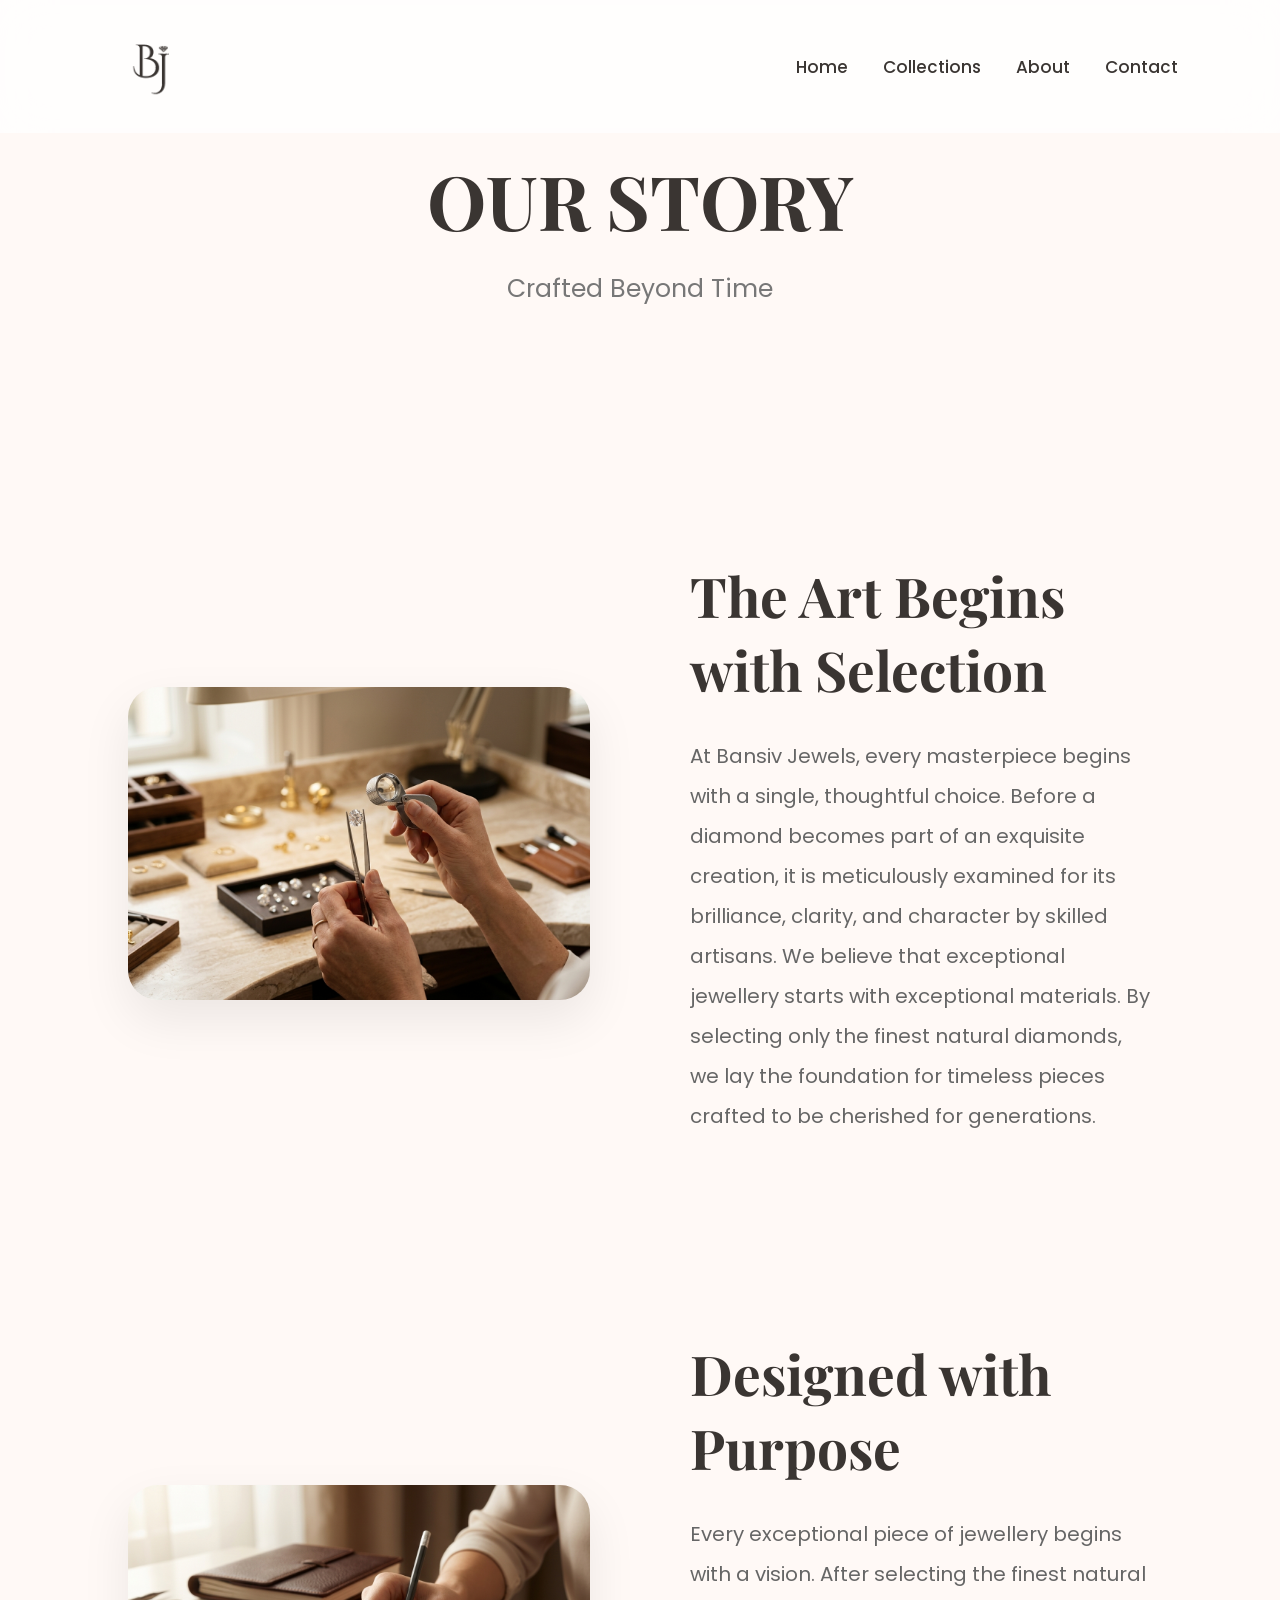
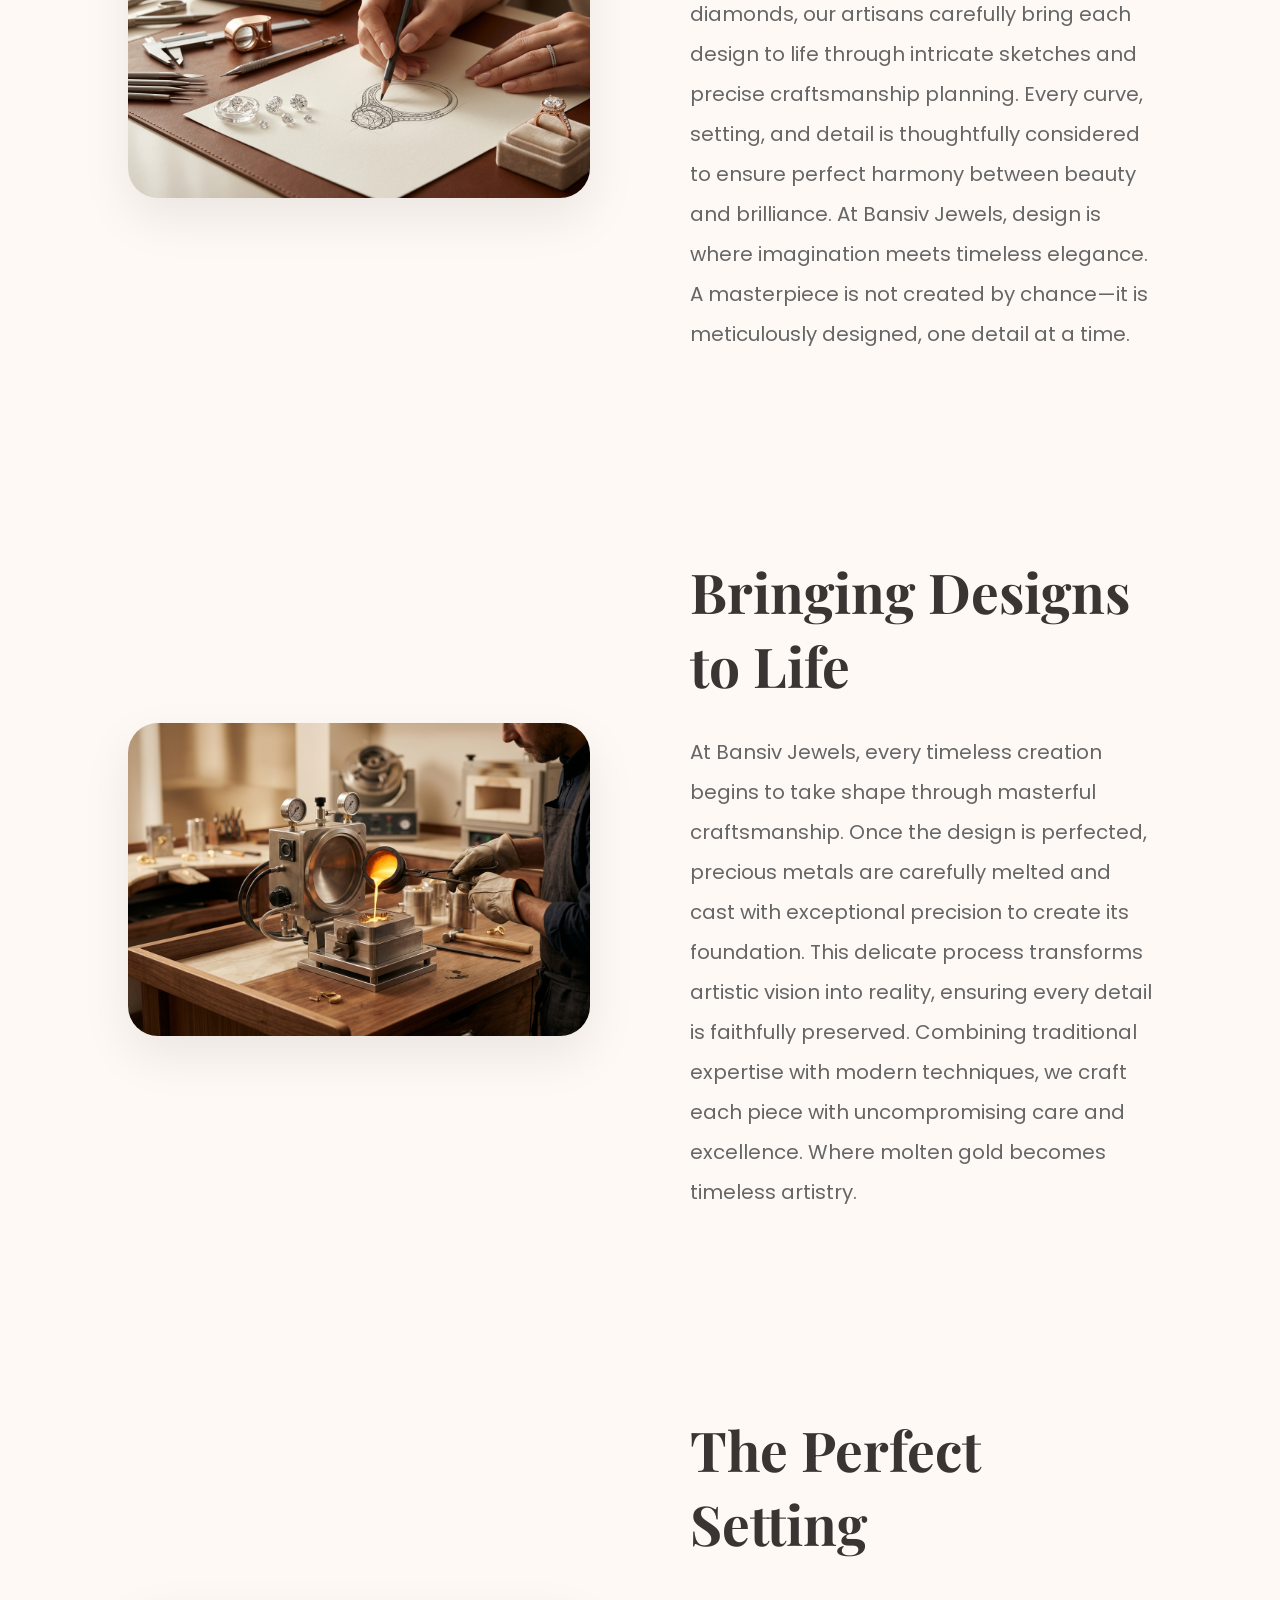
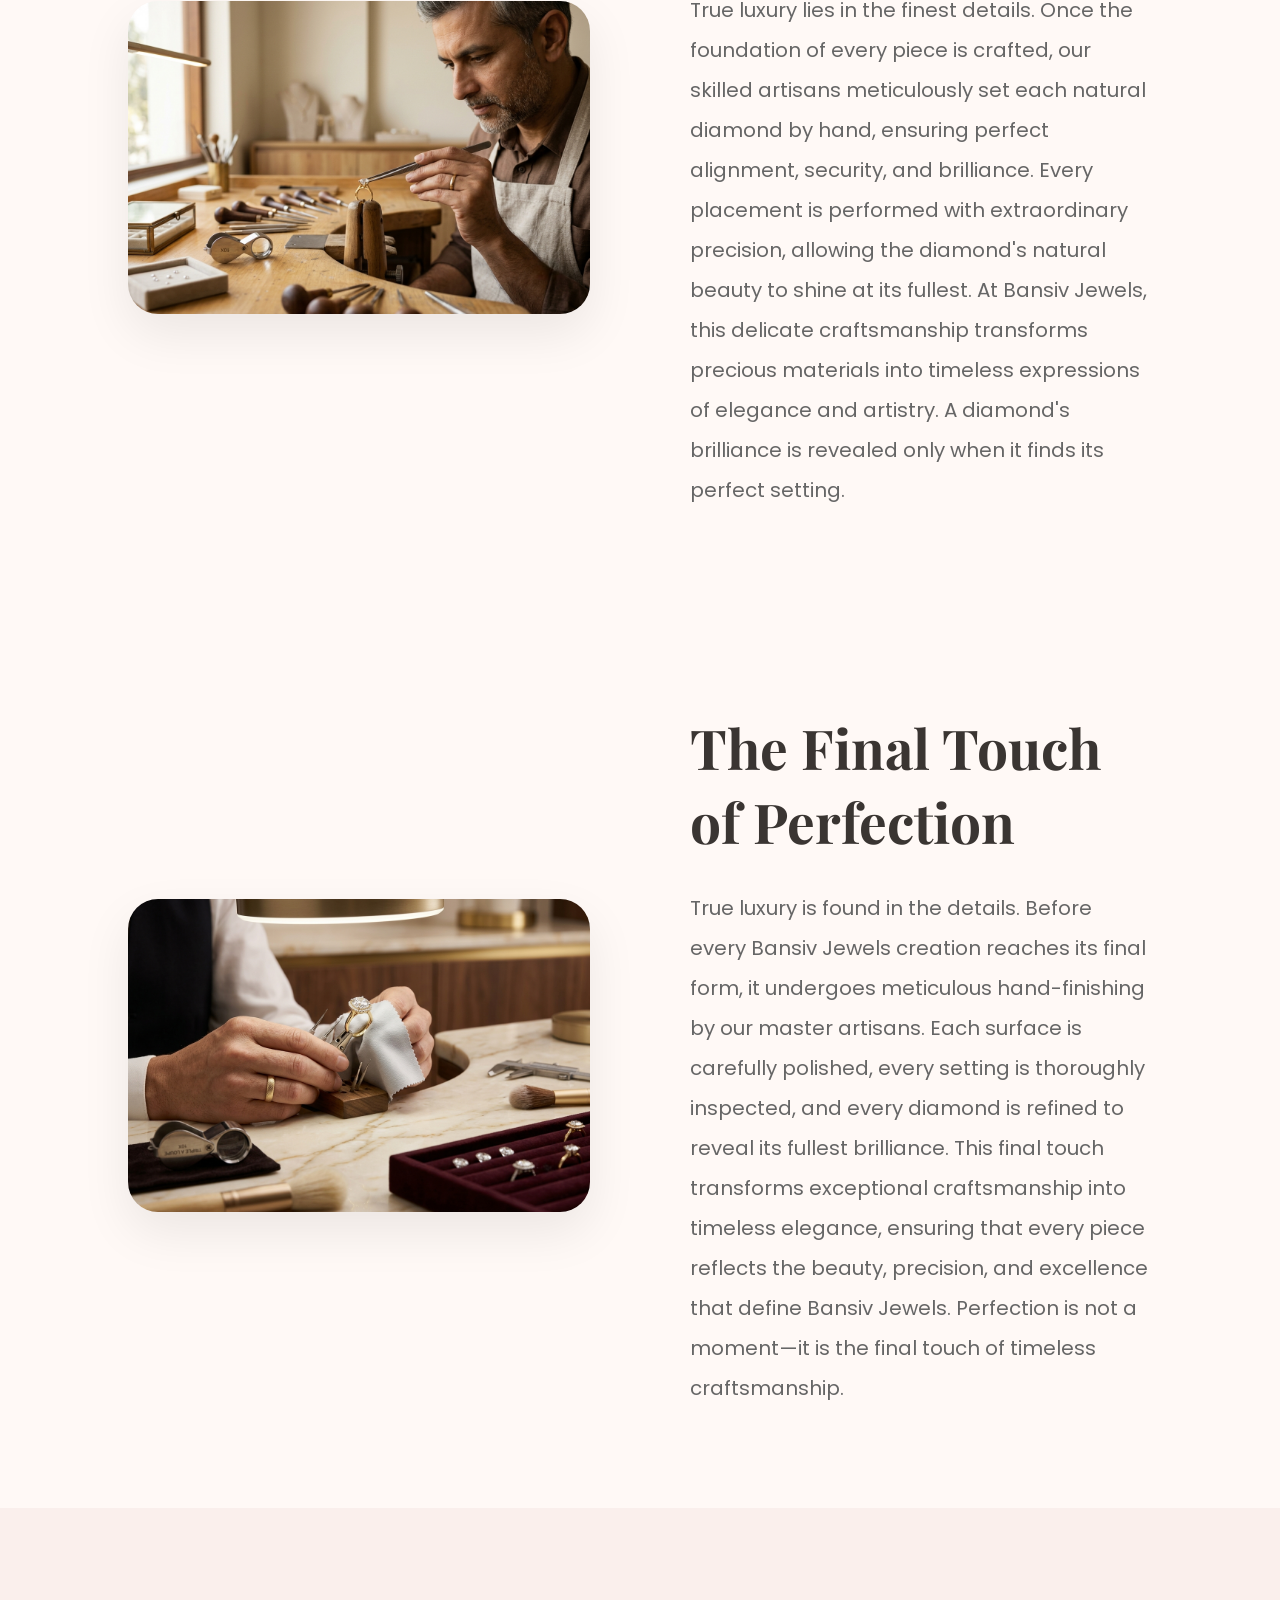
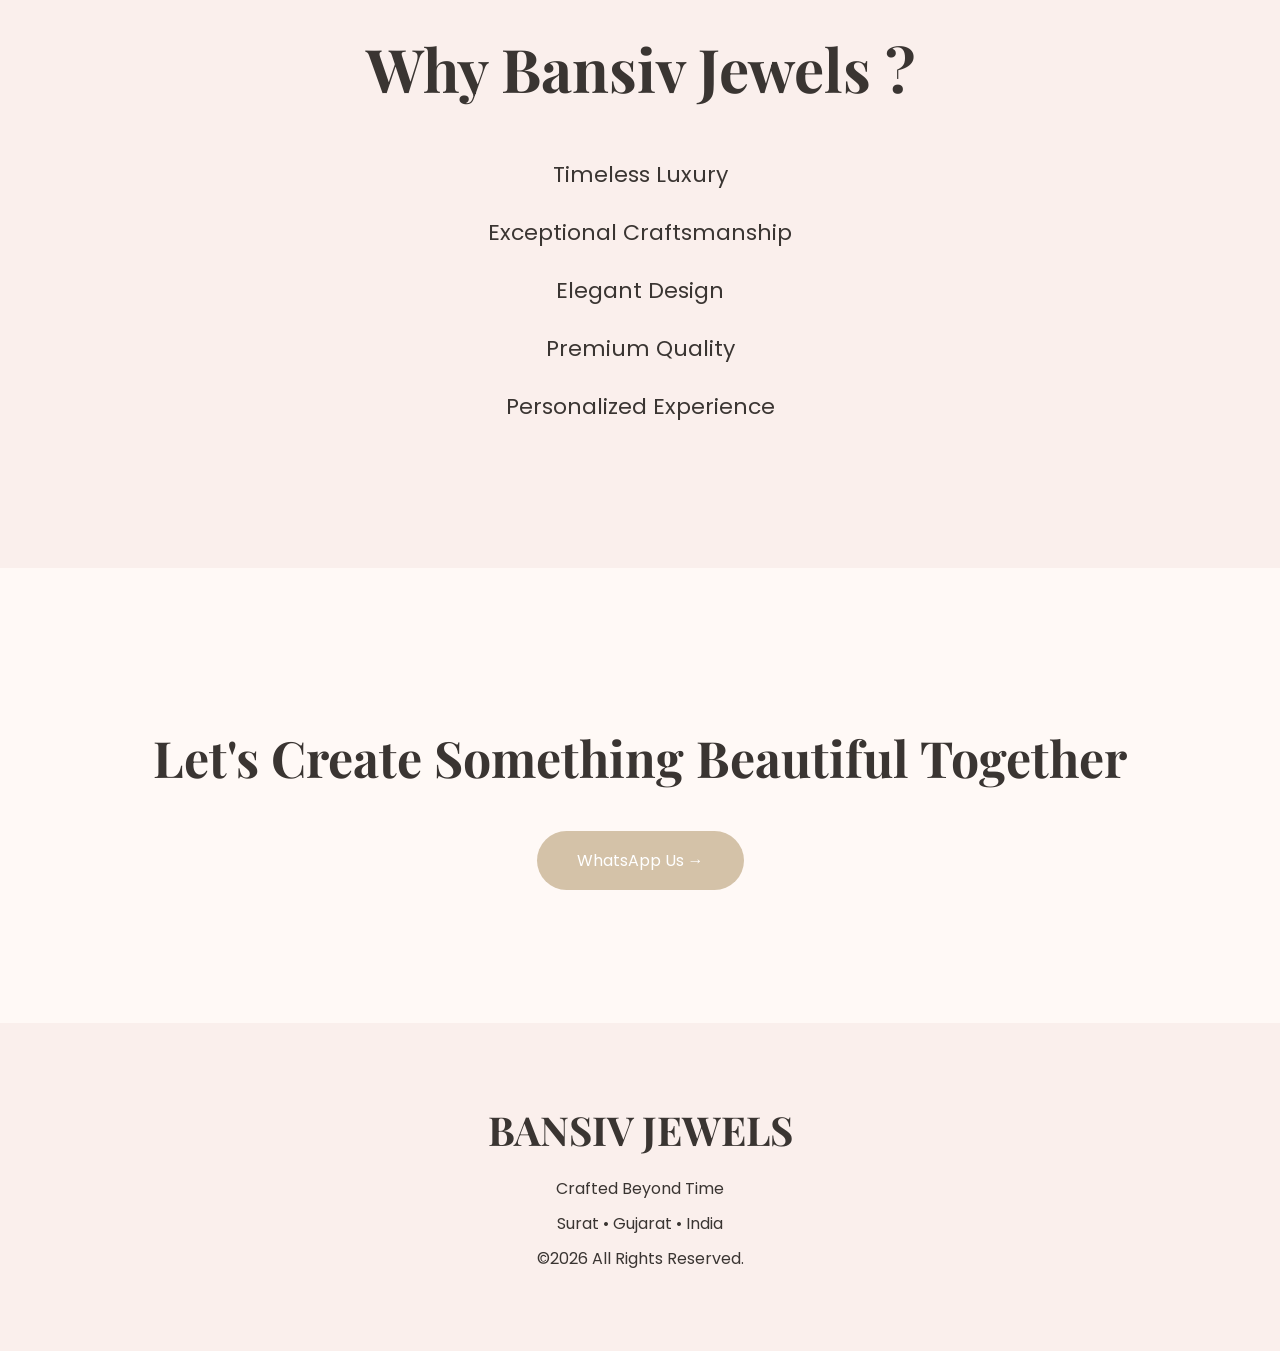
<file: about.html>
<!DOCTYPE html>
<html lang="en">

<head>

    <meta charset="UTF-8">

    <meta name="viewport"
        content="width=device-width, initial-scale=1.0">

    <title>Our Story | Bansiv Jewels</title>

    <link rel="stylesheet" href="/css/about.css">


    <link rel="preconnect"
        href="https://fonts.googleapis.com">


    <link
        href="https://fonts.googleapis.com/css2?family=Playfair+Display:wght@500;700&family=Poppins:wght@300;400;500&display=swap"
        rel="stylesheet">

</head>

<body>

<!--=====================
        NAVBAR
======================-->

<nav>

<div class="logo">

<img src="/logo.png" alt="Bansiv Jewels">

</div>


<ul>

<li><a href="/index.html">Home</a></li>
<li><a href="/collection.html">Collections</a></li>
<!-- <li><a href="/newarrival.html">New Arrivals</a></li> -->
<li><a href="/about.html">About</a></li>
<li><a href="/contact.html">Contact</a></li>

</ul>

</nav>

    <!-- HEADING -->


    <section class="heading">

        <h1>

            OUR STORY

        </h1>


        <p>

            Crafted Beyond Time

        </p>


    </section>




    <!-- SECTION -1 -->


    <section class="story">


        <div class="image">

            <img src="images/1.4.png">

        </div>



        <div class="details">

            <h2>

                The Art Begins with Selection

            </h2>


            <p>

                At Bansiv Jewels, every masterpiece begins with a single, thoughtful choice. Before a diamond becomes part of an exquisite creation, it is meticulously examined for its brilliance, clarity, and character by skilled artisans. We believe that exceptional jewellery starts with exceptional materials. By selecting only the finest natural diamonds, we lay the foundation for timeless pieces crafted to be cherished for generations.

            </p>


        </div>


    </section>







    <!-- SECTION -2 -->


    <section class="story reverse">


        <div class="details">


            <h2>

                Designed with Purpose
            </h2>


            <p>

                Every exceptional piece of jewellery begins with a vision. After selecting the finest natural diamonds, our artisans carefully bring each design to life through intricate sketches and precise craftsmanship planning. Every curve, setting, and detail is thoughtfully considered to ensure perfect harmony between beauty and brilliance. At Bansiv Jewels, design is where imagination meets timeless elegance.

                A masterpiece is not created by chance—it is meticulously designed, one detail at a time. 

            </p>



        </div>



        <div class="image">

            <img src="/images/1.3.png">

        </div>



    </section>








    <!-- SECTION -3 -->


    <section class="story">



        <div class="image">

            <img src="/images/1.1.png">

        </div>



        <div class="details">

            <h2>

                Bringing Designs to Life
            </h2>


            <p>

                At Bansiv Jewels, every timeless creation begins to take shape through masterful craftsmanship. Once the design is perfected, precious metals are carefully melted and cast with exceptional precision to create its foundation. This delicate process transforms artistic vision into reality, ensuring every detail is faithfully preserved. Combining traditional expertise with modern techniques, we craft each piece with uncompromising care and excellence.

                Where molten gold becomes timeless artistry.

            </p>


        </div>



    </section>


   <!-- SECTION -4 -->


    <section class="story">


                <div class="image">

            <img src="images/1.5.png">

        </div>

        <div class="details">

            <h2>

                The Perfect Setting
            </h2>


            <p>

                True luxury lies in the finest details. Once the foundation of every piece is crafted, our skilled artisans meticulously set each natural diamond by hand, ensuring perfect alignment, security, and brilliance. Every placement is performed with extraordinary precision, allowing the diamond's natural beauty to shine at its fullest. At Bansiv Jewels, this delicate craftsmanship transforms precious materials into timeless expressions of elegance and artistry.

                A diamond's brilliance is revealed only when it finds its perfect setting.

            </p>


        </div>


    </section>




   <!-- SECTION -5 -->


    <section class="story">



        <div class="image">

            <img src="/images/1.2.png">

        </div>



        <div class="details">

            <h2>

                The Final Touch of Perfection

            </h2>


            <p>

                True luxury is found in the details. Before every Bansiv Jewels creation reaches its final form, it undergoes meticulous hand-finishing by our master artisans. Each surface is carefully polished, every setting is thoroughly inspected, and every diamond is refined to reveal its fullest brilliance. This final touch transforms exceptional craftsmanship into timeless elegance, ensuring that every piece reflects the beauty, precision, and excellence that define Bansiv Jewels.

                Perfection is not a moment—it is the final touch of timeless craftsmanship.

            </p>


        </div>



    </section>








    <!-- WHY US -->


    <section class="why">


        <h2>

            Why Bansiv Jewels ?

        </h2>


        <div class="box">


            <p>Timeless Luxury</p>

            <p>Exceptional Craftsmanship</p>

            <p>Elegant Design</p>

            <p>Premium Quality</p>

            <p>Personalized Experience</p>


        </div>


    </section>






    <!-- CONTACT -->


    <section class="contact">


        <h2>

            Let's Create Something Beautiful Together

        </h2>



        <a href="#">

            WhatsApp Us →

        </a>


    </section>






    <!-- FOOTER -->


    <footer>


        <h2>

            BANSIV JEWELS

        </h2>


        <p>

            Crafted Beyond Time

        </p>


        <p>

            Surat • Gujarat • India

        </p>


        <p>

            ©2026 All Rights Reserved.

        </p>



    </footer>



    <script src="/js/about.js"></script>

</body>

</html>
</file>
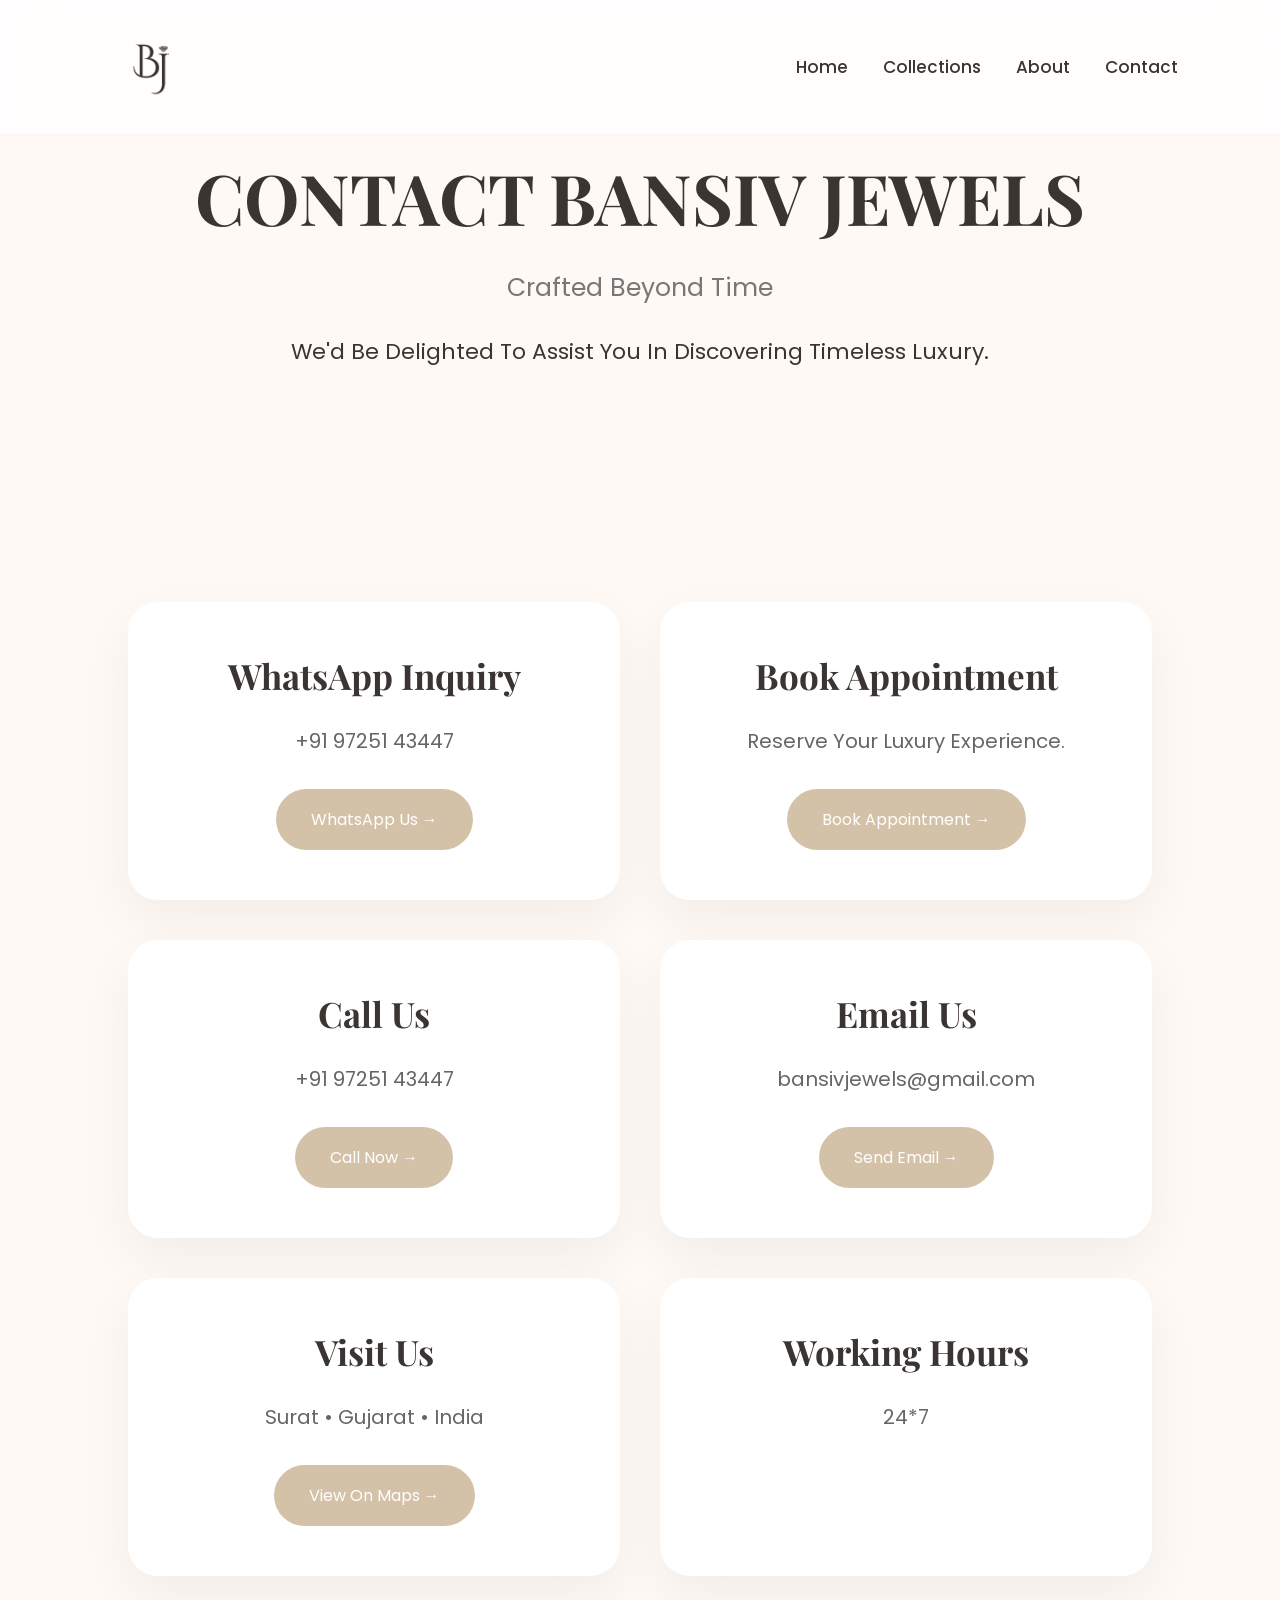
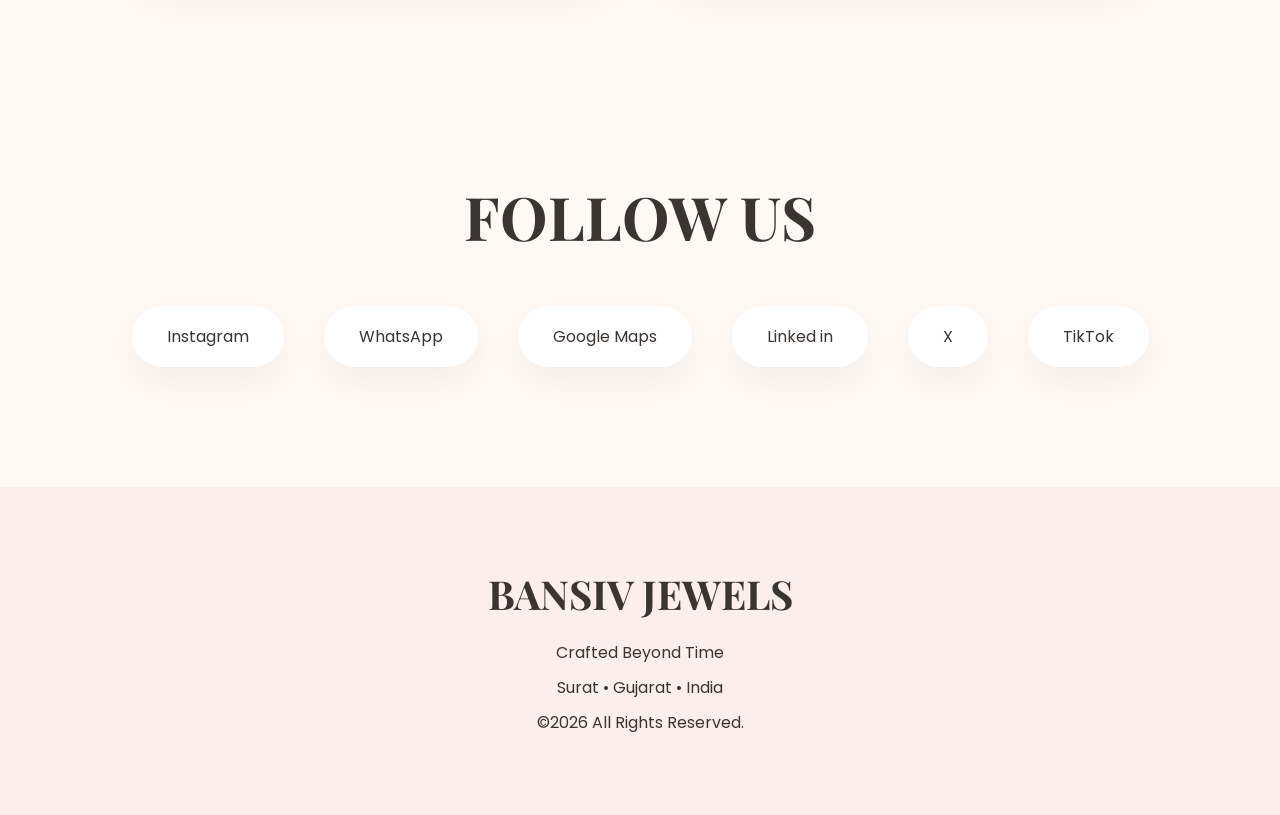
<file: contact.html>
<!DOCTYPE html>
<html lang="en">

<head>

<meta charset="UTF-8">

<meta name="viewport"
content="width=device-width, initial-scale=1.0">

<title>Contact Us | Bansiv Jewels</title>

<link rel="stylesheet" href="/css/contact.css">


<link rel="preconnect"
href="https://fonts.googleapis.com">


<link href="https://fonts.googleapis.com/css2?family=Playfair+Display:wght@500;700&family=Poppins:wght@300;400;500&display=swap"
rel="stylesheet">

</head>

<body>
    <!--=====================
        NAVBAR
======================-->

<nav>

<div class="logo">

<img src="/logo.png" alt="Bansiv Jewels">

</div>


<ul>

<li><a href="/index.html">Home</a></li>
<li><a href="/collection.html">Collections</a></li>
<!-- <li><a href="/newarrival.html">New Arrivals</a></li> -->
<li><a href="/about.html">About</a></li>
<li><a href="/contact.html">Contact</a></li>

</ul>

</nav>



<!-- HEADING -->


<section class="heading">

<h1>CONTACT BANSIV JEWELS</h1>

<p>

Crafted Beyond Time

</p>


<h3>

We'd Be Delighted To Assist You In
Discovering Timeless Luxury.

</h3>

</section>




<!-- CONTACT CARDS -->


<section class="contact-container">



<div class="card">

<h2>WhatsApp Inquiry</h2>

<p>+91 97251 43447</p>

<a href="https://wa.me/919725143447" class="button">

WhatsApp Us →

</a>

</div>




<div class="card">

<h2>Book Appointment</h2>

<p>Reserve Your Luxury Experience.</p>

<a href="https://wa.me/919725143447">

Book Appointment →

</a>

</div>





<div class="card">

<h2>Call Us</h2>

<p>+91 97251 43447</p>

<a href="tel:+919725143447">

Call Now →

</a>

</div>





<div class="card">

<h2>Email Us</h2>

<p>

bansivjewels@gmail.com

</p>

<a href="mailto:bansivjewels@gmail.com">

Send Email →

</a>

</div>






<div class="card">

<h2>Visit Us</h2>

<p>

Surat • Gujarat • India

</p>

<a href="#">

View On Maps →

</a>

</div>






<div class="card">

<h2>Working Hours</h2>

<p>

24*7 
</p>


</div>



</section>






<!-- FOLLOW US -->


<section class="social">


<h1>

FOLLOW US

</h1>



<div class="social-links">

<a href="https://www.instagram.com/bansivjewels?utm_source=ig_web_button_share_sheet&igsh=ZDNlZDc0MzIxNw==">Instagram</a>

<a href="https://wa.me/919725143447">WhatsApp</a>

<a href="#">Google Maps</a>

<a href="https://www.linkedin.com/in/bansiv-jewels-95570b413?utm_source=share_via&utm_content=profile&utm_medium=member_android">Linked in</a>

<a href="https://x.com/BansivJewels">X</a>

<a href="https://www.tiktok.com/@bansivjewels?_r=1&_t=ZS-98O66RaXEQu">TikTok</a>


</div>



</section>






<!-- FOOTER -->


<footer>

<h2>

BANSIV JEWELS

</h2>

<p>

Crafted Beyond Time

</p>


<p>

Surat • Gujarat • India

</p>


<p>

©2026 All Rights Reserved.

</p>


</footer>



<script src="/js/contact.js"></script>

</body>
</html>
</file>
<file: css/about.css>
*{
    margin:0;
    padding:0;
    box-sizing:border-box;
}


body{

    background:#FFF9F6;

    font-family:'Poppins',sans-serif;

    overflow-x:hidden;

    color:#3A3532;

}





/*==========================
            NAVBAR
==========================*/


nav{

    display:flex;

    justify-content:space-between;

    align-items:center;

    padding:8px 8%;

    position:fixed;

    width:100%;

    top:0;

    left:0;

    background:rgba(255,255,255,.75);

    backdrop-filter:blur(25px);

    z-index:1000;

    transition:.5s;

}



.logo img{

    width:110px;

    cursor:pointer;

    transition:.5s;

}



.logo img:hover{

    transform:scale(1.05);

}



nav ul{

    display:flex;

    gap:35px;

    list-style:none;

}



nav ul li a{

    text-decoration:none;

    color:#3A3532;

    font-size:17px;

    font-weight:500;

    position:relative;

    transition:.5s;

}



nav ul li a:hover{

    color:#D4C2A8;

}



nav ul li a::after{

    content:"";

    position:absolute;

    left:0;

    bottom:-8px;

    width:0%;

    height:2px;

    background:#D4C2A8;

    transition:.5s;

}



nav ul li a:hover::after{

    width:100%;

}






/*==========================
            HEADING
==========================*/


.heading{

    padding:150px 10%;

    text-align:center;

}



.heading h1{

    font-size:75px;

    font-family:'Playfair Display',serif;

    margin-bottom:20px;

}



.heading p{

    font-size:25px;

    color:#777;

}







/*==========================
            STORY
==========================*/


.story{

    display:flex;

    justify-content:center;

    align-items:center;

    gap:100px;

    padding:100px 10%;

}



.reverse{

    flex-direction:row-reverse;

}





.image{

    flex:1;

}



.image img{

    width:100%;

    border-radius:30px;

    box-shadow:

    0 20px 50px rgba(0,0,0,.08);

    transition:.7s;

}



.image img:hover{

    transform:scale(1.04);

}





.details{

    flex:1;

}



.details h2{

    font-size:55px;

    font-family:'Playfair Display',serif;

    margin-bottom:30px;

}



.details p{

    font-size:20px;

    line-height:40px;

    color:#666;

}







/*==========================
            WHY US
==========================*/


.why{

    padding:120px 10%;

    text-align:center;

    background:#FAEFEC;

}



.why h2{

    font-size:60px;

    font-family:'Playfair Display',serif;

    margin-bottom:50px;

}



.box p{

    font-size:22px;

    margin-bottom:25px;

}







/*==========================
            CONTACT
==========================*/


.contact{

    padding:150px 10%;

    text-align:center;

}



.contact h2{

    font-size:50px;

    line-height:80px;

    font-family:'Playfair Display',serif;

    margin-bottom:50px;

}



.contact a{

    text-decoration:none;

    padding:18px 40px;

    background:#D4C2A8;

    color:white;

    border-radius:50px;

    transition:.5s;

}



.contact a:hover{

    background:#EED5CC;

    color:#3A3532;

}






/*==========================
            FOOTER
==========================*/


footer{

    padding:80px;

    text-align:center;

    background:#FAEFEC;

}



footer h2{

    font-size:40px;

    font-family:'Playfair Display',serif;

    margin-bottom:20px;

}



footer p{

    margin-top:10px;

}







/*==========================
          TABLET VIEW
==========================*/


@media(max-width:900px){


.heading h1{

    font-size:55px;

}



.story{

    gap:50px;

    padding:80px 7%;

}



.details h2{

    font-size:42px;

}



.details p{

    font-size:18px;

    line-height:32px;

}



.why h2{

    font-size:45px;

}


}








/*==========================
          MOBILE VIEW
==========================*/


@media(max-width:768px){



nav{

    padding:10px 5%;

}



.logo img{

    width:85px;

}



nav ul{

    gap:15px;

}



nav ul li a{

    font-size:14px;

}





/* Heading */


.heading{

    padding:120px 6% 60px;

}



.heading h1{

    font-size:38px;

    line-height:1.2;

}



.heading p{

    font-size:18px;

}





/* Story */


.story{

    flex-direction:column;

    gap:35px;

    padding:60px 6%;

    text-align:center;

}



.reverse{

    flex-direction:column;

}



.image{

    width:100%;

}



.image img{

    border-radius:20px;

}





/* Details */


.details{

    width:100%;

}



.details h2{

    font-size:32px;

    margin-bottom:15px;

}



.details p{

    font-size:16px;

    line-height:28px;

}





/* Why */


.why{

    padding:70px 6%;

}



.why h2{

    font-size:35px;

}



.box p{

    font-size:16px;

}






/* Contact */


.contact{

    padding:80px 6%;

}



.contact h2{

    font-size:32px;

    line-height:45px;

}



.contact a{

    padding:14px 30px;

}






/* Footer */


footer{

    padding:50px 20px;

}



footer h2{

    font-size:30px;

}



footer p{

    font-size:14px;

}



}







/*==========================
       SMALL MOBILE
==========================*/


@media(max-width:400px){



.logo img{

    width:75px;

}



nav ul{

    gap:8px;

}



nav ul li a{

    font-size:12px;

}



.heading h1{

    font-size:32px;

}



.details h2{

    font-size:28px;

}



.contact h2{

    font-size:28px;

}



}
</file>
<file: css/contact.css>
*{
    margin:0;
    padding:0;
    box-sizing:border-box;
}


body{

    background:#FFF9F6;
    overflow-x:hidden;
    color:#3A3532;
    font-family:'Poppins',sans-serif;

}



/*==========================
            NAVBAR
==========================*/


nav{

    display:flex;

    justify-content:space-between;

    align-items:center;

    padding:8px 8%;

    position:fixed;

    width:100%;

    top:0;

    left:0;

    background:rgba(255,255,255,.75);

    backdrop-filter:blur(25px);

    z-index:1000;

    transition:.5s;

}



.logo img{

    width:110px;

    cursor:pointer;

    transition:.5s;

}



.logo img:hover{

    transform:scale(1.05);

}



nav ul{

    display:flex;

    gap:35px;

    list-style:none;

}



nav ul li a{

    text-decoration:none;

    color:#3A3532;

    font-size:17px;

    font-weight:500;

    position:relative;

    transition:.5s;

}



nav ul li a:hover{

    color:#D4C2A8;

}



nav ul li a::after{

    content:"";

    position:absolute;

    left:0;

    bottom:-8px;

    width:0%;

    height:2px;

    background:#D4C2A8;

    transition:.5s;

}



nav ul li a:hover::after{

    width:100%;

}





/*==========================
            HEADING
==========================*/


.heading{

    padding:150px 10%;

    text-align:center;

}



.heading h1{

    font-size:70px;

    font-family:'Playfair Display',serif;

    margin-bottom:25px;

}



.heading p{

    font-size:25px;

    color:#777;

    margin-bottom:25px;

}



.heading h3{

    font-size:22px;

    font-weight:400;

    line-height:40px;

}





/*==========================
        CONTACT CARDS
==========================*/


.contact-container{

    padding:80px 10%;

    display:grid;

    grid-template-columns:
    repeat(auto-fit,minmax(350px,1fr));

    gap:40px;

}



.card{

    background:white;

    padding:50px;

    border-radius:30px;

    box-shadow:
    0 20px 50px rgba(0,0,0,.05);

    transition:.6s;

    text-align:center;

}



.card:hover{

    transform:translateY(-10px);

}



.card h2{

    font-size:35px;

    margin-bottom:25px;

    font-family:'Playfair Display',serif;

}



.card p{

    font-size:20px;

    line-height:35px;

    margin-bottom:30px;

    color:#666;

}




.card a{

    text-decoration:none;

    padding:18px 35px;

    background:#D4C2A8;

    color:white;

    border-radius:50px;

    display:inline-block;

    transition:.5s;

}



.card a:hover{

    background:#EED5CC;

    color:#3A3532;

}





/*==========================
            SOCIAL
==========================*/


.social{

    padding:120px 10%;

    text-align:center;

}



.social h1{

    font-size:60px;

    font-family:'Playfair Display',serif;

    margin-bottom:50px;

}



.social-links{

    display:flex;

    justify-content:center;

    gap:40px;

    flex-wrap:wrap;

}



.social-links a{

    text-decoration:none;

    padding:18px 35px;

    border-radius:50px;

    background:white;

    color:#3A3532;

    box-shadow:
    0 15px 40px rgba(0,0,0,.05);

    transition:.5s;

}



.social-links a:hover{

    transform:translateY(-5px);

    background:#D4C2A8;

    color:white;

}





/*==========================
            FOOTER
==========================*/


footer{

    padding:80px;

    text-align:center;

    background:#FAEFEC;

}



footer h2{

    font-size:40px;

    font-family:'Playfair Display',serif;

    margin-bottom:20px;

}



footer p{

    margin-top:10px;

}





/*==========================
          TABLET VIEW
==========================*/


@media(max-width:900px){


.heading h1{

    font-size:55px;

}


.contact-container{

    padding:70px 7%;

}


.card{

    padding:40px;

}


.social h1{

    font-size:50px;

}


}





/*==========================
          MOBILE VIEW
==========================*/


@media(max-width:768px){



nav{

    padding:10px 5%;

}



.logo img{

    width:85px;

}



nav ul{

    gap:15px;

}



nav ul li a{

    font-size:14px;

}





/* Heading */


.heading{

    padding:120px 6% 60px;

}



.heading h1{

    font-size:38px;

}



.heading p{

    font-size:18px;

}



.heading h3{

    font-size:16px;

    line-height:28px;

}





/* Cards */


.contact-container{

    padding:50px 6%;

    grid-template-columns:1fr;

    gap:25px;

}



.card{

    padding:30px 20px;

    border-radius:20px;

}



.card h2{

    font-size:28px;

}



.card p{

    font-size:16px;

    line-height:28px;

}



.card a{

    padding:14px 28px;

    font-size:15px;

}





/* Social */


.social{

    padding:70px 6%;

}



.social h1{

    font-size:35px;

    margin-bottom:35px;

}



.social-links{

    gap:20px;

}



.social-links a{

    padding:14px 25px;

    font-size:14px;

}





/* Footer */


footer{

    padding:50px 20px;

}



footer h2{

    font-size:30px;

}



footer p{

    font-size:14px;

}



}





/*==========================
       SMALL MOBILE
==========================*/


@media(max-width:400px){



.logo img{

    width:75px;

}



nav ul{

    gap:8px;

}



nav ul li a{

    font-size:12px;

}



.heading h1{

    font-size:32px;

}



.social h1{

    font-size:30px;

}



.card h2{

    font-size:25px;

}



}
</file>
